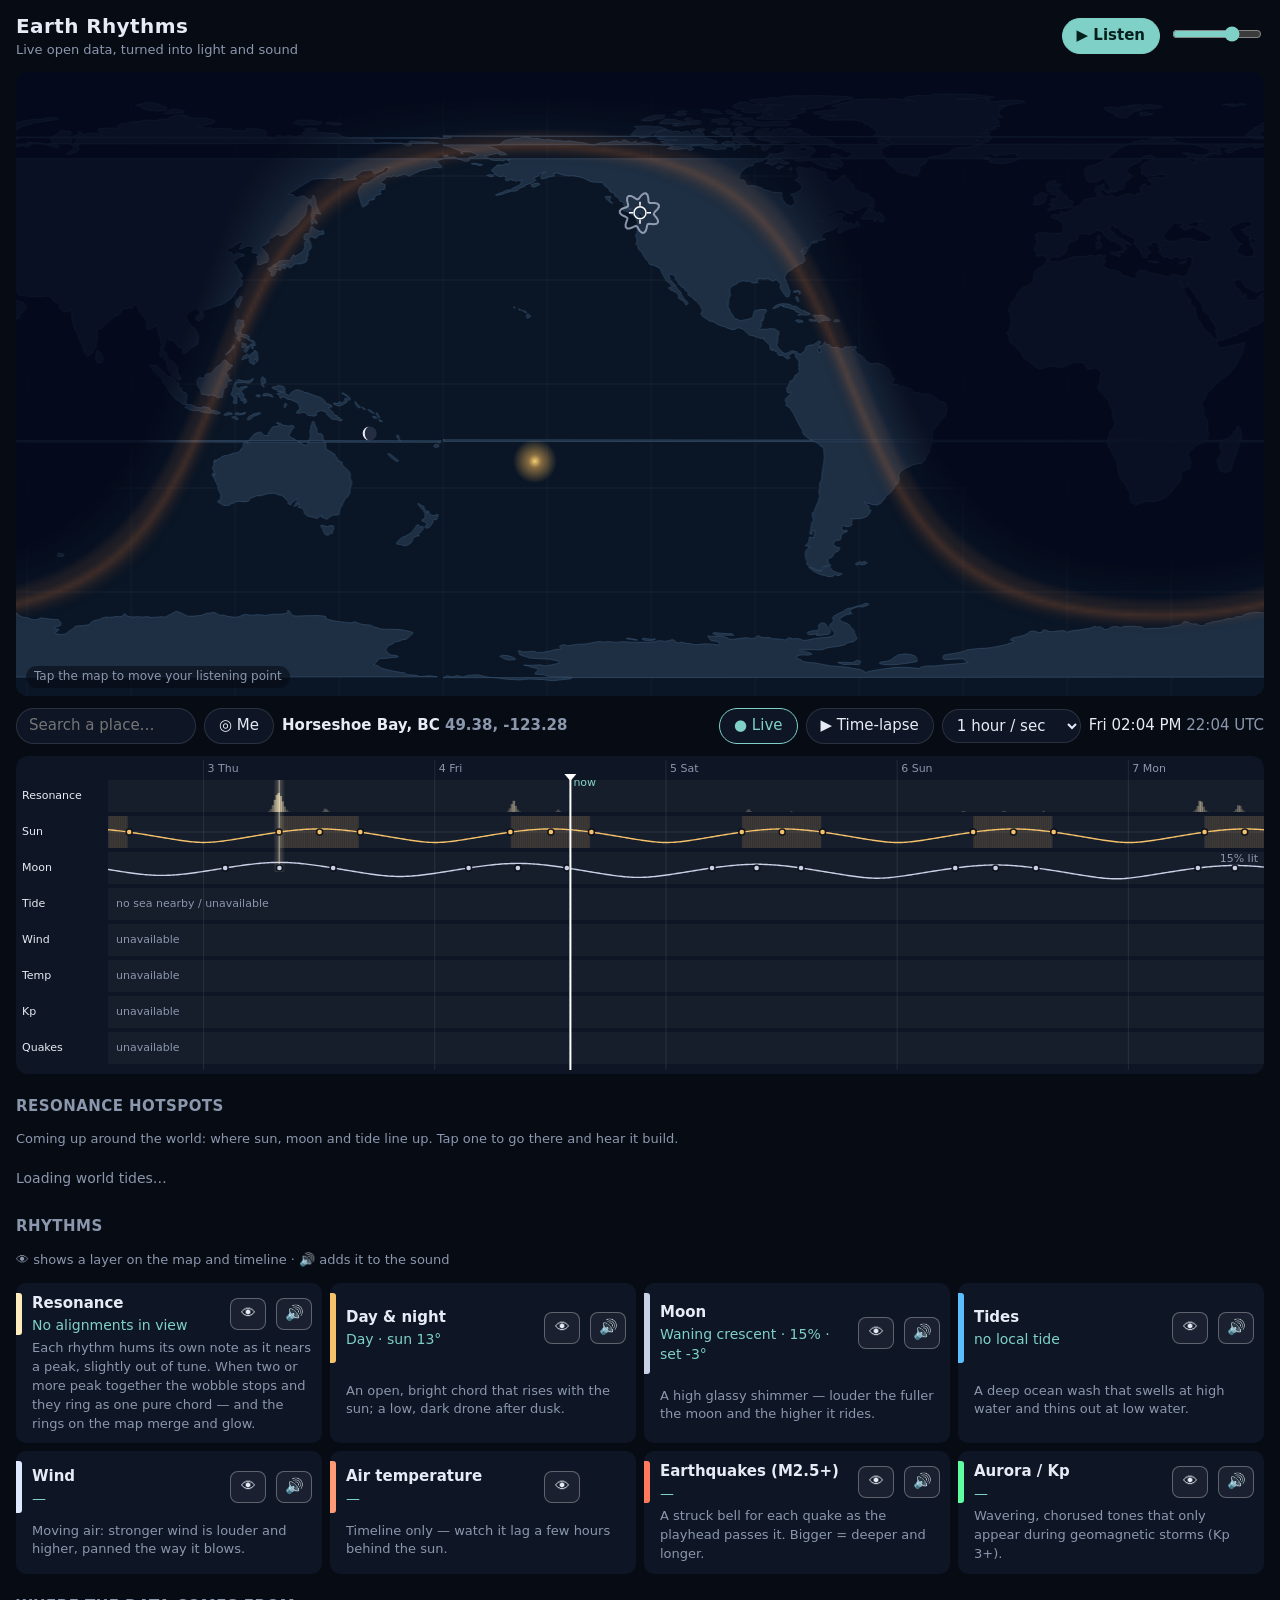
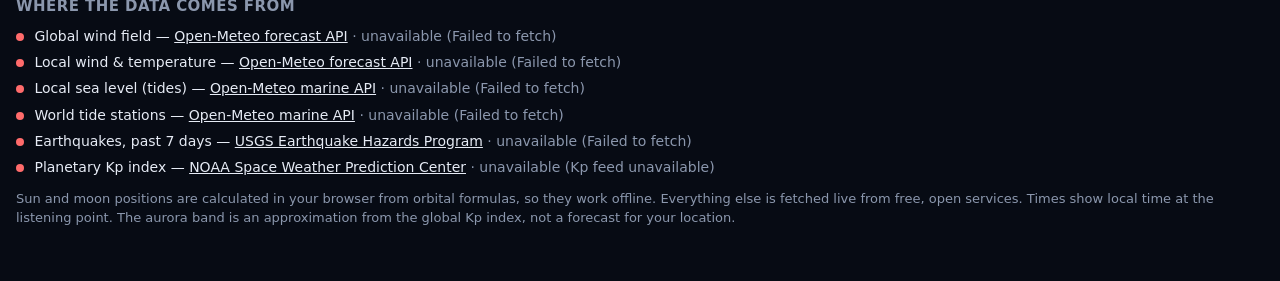
<file: index.html>
<!doctype html>
<html lang="en">
<head>
  <meta charset="utf-8">
  <meta name="viewport" content="width=device-width, initial-scale=1">
  <title>Earth Rhythms</title>
  <meta name="description" content="See and hear the planet's rhythms — day and night, moon, tides, wind, earthquakes and aurora — from live open data.">
  <link rel="stylesheet" href="css/style.css">
</head>
<body>
  <header class="top">
    <div class="brand">
      <h1>Earth Rhythms</h1>
      <p class="tag">Live open data, turned into light and sound</p>
    </div>
    <div class="top-actions">
      <button id="listen" class="btn primary" aria-pressed="false">▶ Listen</button>
      <label class="vol" title="Volume">
        <span class="sr">Volume</span>
        <input id="volume" type="range" min="0" max="1" step="0.01" value="0.7">
      </label>
    </div>
  </header>

  <main>
    <section class="map-wrap">
      <canvas id="map" aria-label="World map of Earth's rhythms. Tap to move the listening point."></canvas>
      <div id="tooltip" class="tooltip" hidden></div>
      <div class="map-hint">Tap the map to move your listening point</div>
    </section>

    <section class="transport">
      <div class="where">
        <form id="search" class="search" autocomplete="off">
          <input id="search-input" type="search" placeholder="Search a place…" aria-label="Search a place">
          <ul id="search-results" class="results" hidden></ul>
        </form>
        <button id="locate" class="btn" title="Use my location">◎ Me</button>
        <div class="place"><span id="place-name">Horseshoe Bay, BC</span> <span id="place-coords" class="muted"></span></div>
      </div>
      <div class="clock">
        <button id="live" class="btn on">● Live</button>
        <button id="play" class="btn">▶ Time-lapse</button>
        <select id="speed" aria-label="Time-lapse speed">
          <option value="600">10 min / sec</option>
          <option value="3600" selected>1 hour / sec</option>
          <option value="10800">3 hours / sec</option>
          <option value="21600">6 hours / sec</option>
        </select>
        <div class="time"><span id="time-local"></span> <span id="time-utc" class="muted"></span></div>
      </div>
    </section>

    <section class="timeline-wrap">
      <canvas id="timeline" aria-label="Timeline of rhythms at the listening point. Drag to scrub through time."></canvas>
    </section>

    <section class="hotspots">
      <h2>Resonance hotspots</h2>
      <p class="muted small">Coming up around the world: where sun, moon and tide line up. Tap one to go there and hear it build.</p>
      <ul id="hotspot-list" class="hotspot-list"></ul>
    </section>

    <section class="layers">
      <h2>Rhythms</h2>
      <p class="muted small">👁 shows a layer on the map and timeline · 🔊 adds it to the sound</p>
      <ul id="layer-list"></ul>
    </section>

    <section class="about">
      <h2>Where the data comes from</h2>
      <ul id="sources" class="sources"></ul>
      <p class="muted small">
        Sun and moon positions are calculated in your browser from orbital formulas, so they work offline.
        Everything else is fetched live from free, open services. Times show local time at the listening point.
        The aurora band is an approximation from the global Kp index, not a forecast for your location.
      </p>
    </section>
  </main>

  <script src="vendor/topojson-client.min.js"></script>
  <script type="module" src="js/main.js"></script>
</body>
</html>
</file>
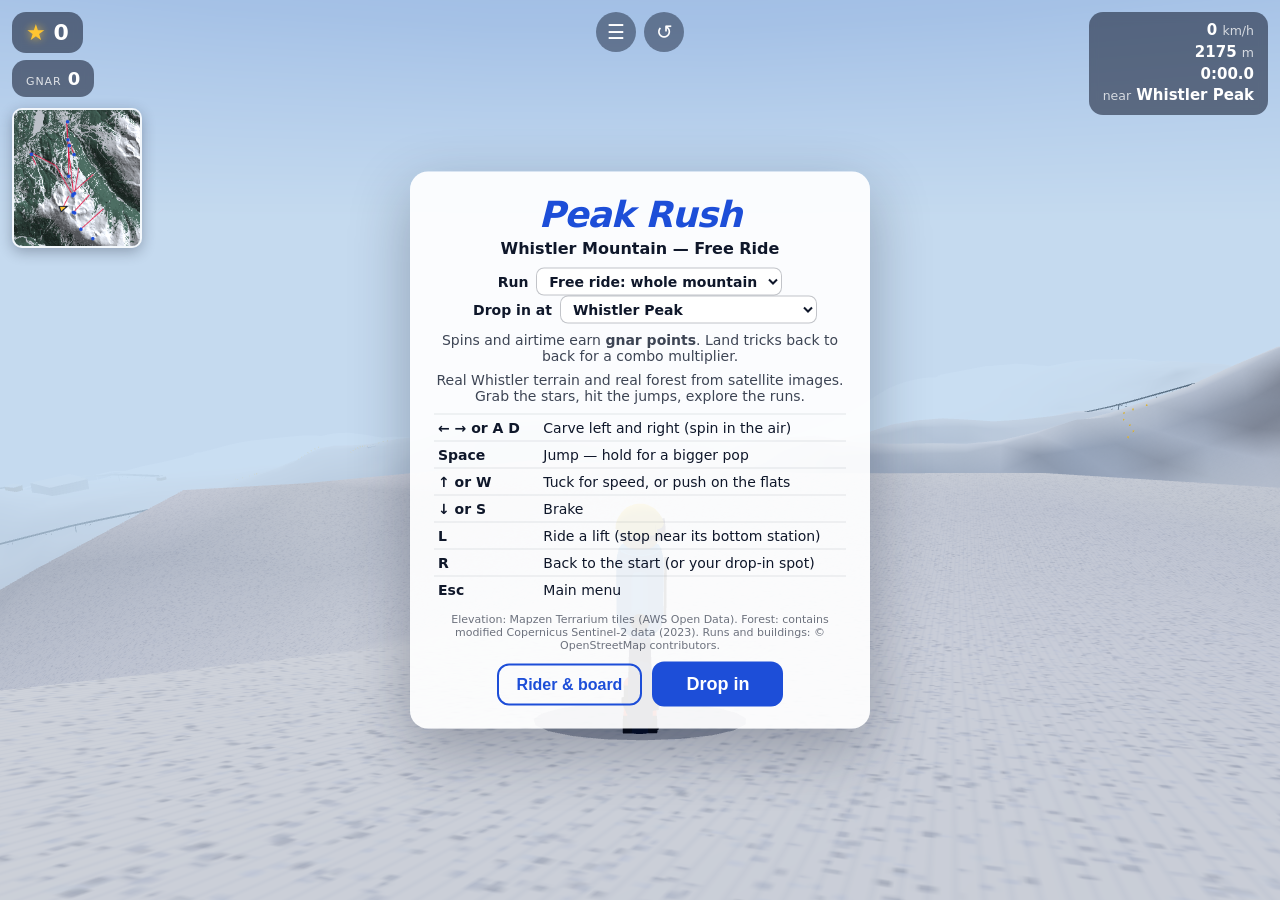
<file: snowboard/index.html>
<!doctype html>
<html lang="en">
<head>
  <meta charset="utf-8">
  <meta name="viewport" content="width=device-width, initial-scale=1, maximum-scale=1, user-scalable=no">
  <title>Peak Rush</title>
  <meta name="description" content="A snowboarding game on real mountains. Collect stars and hit jumps from Whistler Peak to the Village.">
  <link rel="stylesheet" href="css/game.css">
</head>
<body>
  <canvas id="game"></canvas>

  <div class="hud" aria-live="off">
    <div class="pill stars"><span class="star-icon">★</span> <span id="stars">0 / 0</span></div>
    <div class="pill gnar"><small>GNAR</small> <span id="gnar">0</span> <small id="combo"></small></div>
    <div class="pill right">
      <div><span id="speed">0</span> <small>km/h</small></div>
      <div><span id="elev">0</span> <small>m</small></div>
      <div><span id="clock">0:00.0</span></div>
      <div><small id="togo-pre"></small> <span id="togo">–</span> <small id="togo-label">to go</small></div>
    </div>
    <button id="lift-skip" class="lift-prompt skip" hidden>Skip to top ⏩ <small>(Space)</small></button>
    <button id="lift-prompt" class="lift-prompt" hidden>Ride <strong id="lift-name"></strong> <small>(L)</small></button>
    <canvas id="minimap" class="minimap" aria-label="Map of the mountain"></canvas>
    <div class="charge"><div id="charge"></div></div>
    <div class="topbtns">
      <button id="menu" class="roundbtn" title="Main menu (Esc)" aria-label="Main menu">☰</button>
      <button id="restart" class="roundbtn" title="Restart (R)" aria-label="Restart">↺</button>
    </div>
  </div>

  <div id="toast" class="toast"></div>

  <div class="touch" aria-hidden="true">
    <div class="pad left-pad">
      <button data-touch="left">◀</button>
      <button data-touch="right">▶</button>
    </div>
    <div class="pad right-pad">
      <button data-touch="tuck" class="small">Tuck</button>
      <button data-touch="brake" class="small">Brake</button>
      <button data-touch="jump" class="jump">Jump</button>
    </div>
  </div>

  <div id="intro" class="panel">
    <h1>Peak Rush</h1>
    <p id="course-name" class="sub">Loading…</p>
    <label class="pick">Run
      <select id="course-pick">
        <option value="freeride">Free ride: whole mountain</option>
        <option value="peak-to-creek">Peak to Creek</option>
        <option value="whistler">Peak to Village</option>
      </select>
    </label>
    <label id="spawn-row" class="pick" hidden>Drop in at
      <select id="spawn-pick"></select>
    </label>
    <p class="note">Spins and airtime earn <strong>gnar points</strong>. Land tricks back to back for a combo multiplier.</p>
    <p class="note">Real Whistler terrain and real forest from satellite images. Grab the stars, hit the jumps, explore the runs.</p>
    <table class="keys">
      <tr><td>← → or A D</td><td>Carve left and right (spin in the air)</td></tr>
      <tr><td>Space</td><td>Jump — hold for a bigger pop</td></tr>
      <tr><td>↑ or W</td><td>Tuck for speed, or push on the flats</td></tr>
      <tr><td>↓ or S</td><td>Brake</td></tr>
      <tr><td>L</td><td>Ride a lift (stop near its bottom station)</td></tr>
      <tr><td>R</td><td>Back to the start (or your drop-in spot)</td></tr>
      <tr><td>Esc</td><td>Main menu</td></tr>
    </table>
    <p id="loading" class="note">Building the mountain…</p>
    <p class="credits">Elevation: Mapzen Terrarium tiles (AWS Open Data). Forest: contains modified Copernicus Sentinel-2 data (2023). Runs and buildings: © OpenStreetMap contributors.</p>
    <div class="intro-actions">
      <button id="locker-open" class="ghost">Rider &amp; board</button>
      <button id="resume" class="go" hidden>Resume</button>
      <button id="drop" class="go" disabled>Drop in</button>
    </div>
  </div>

  <div id="locker" class="panel locker" hidden>
    <h2>Rider &amp; board</h2>
    <div id="locker-body"></div>
    <button id="locker-done" class="go">Done</button>
  </div>

  <div id="finish" class="panel" hidden>
    <h1>Made it!</h1>
    <p class="big">Time <strong id="f-time"></strong></p>
    <p class="big">Stars <strong id="f-stars"></strong></p>
    <p class="big">Gnar points <strong id="f-gnar"></strong></p>
    <p id="f-best" class="note"></p>
    <div class="intro-actions">
      <button id="f-menu" class="ghost">Main menu</button>
      <button id="again" class="go">Ride again</button>
    </div>
  </div>

  <script type="module" src="js/main.js"></script>
</body>
</html>
</file>
<file: css/style.css>
:root {
  --bg: #070b14;
  --panel: #0e1524;
  --lane: rgba(255, 255, 255, 0.035);
  --grid: rgba(255, 255, 255, 0.09);
  --text: #e6ebf5;
  --muted: #8b97ad;
  --accent: #7fd1c7;
  --ocean: #0a1626;
  --land: #1e2f43;
  --coast: #3a5571;
  --sun: #f5c26b;
  --moon: #c9d1e6;
  --tide: #5abeff;
  --wind: #dfe9ff;
  --temp: #ff9a76;
  --aurora: #5dffa0;
  --quake: #ff7a5c;
  --reso: #ffecbe;
  color-scheme: dark;
}

* { box-sizing: border-box; }
html, body { margin: 0; background: var(--bg); color: var(--text); }
body { font: 15px/1.45 system-ui, -apple-system, "Segoe UI", Roboto, sans-serif; }
button, select, input { font: inherit; color: inherit; }
.sr { position: absolute; width: 1px; height: 1px; overflow: hidden; clip: rect(0 0 0 0); }
.muted { color: var(--muted); }
.small { font-size: 13px; }

.top {
  display: flex; align-items: center; justify-content: space-between; gap: 12px;
  padding: 12px 16px; max-width: 1400px; margin: 0 auto;
}
.brand h1 { margin: 0; font-size: 20px; letter-spacing: 0.02em; font-weight: 650; }
.tag { margin: 0; color: var(--muted); font-size: 13px; }
.top-actions { display: flex; align-items: center; gap: 10px; }
.vol input { width: 90px; accent-color: var(--accent); }

main { max-width: 1400px; margin: 0 auto; padding: 0 16px 40px; }

.btn {
  background: var(--panel); border: 1px solid rgba(255,255,255,0.12); border-radius: 999px;
  padding: 6px 14px; cursor: pointer; white-space: nowrap;
}
.btn:hover { border-color: rgba(255,255,255,0.3); }
.btn.on { border-color: var(--accent); color: var(--accent); }
.btn.primary { background: var(--accent); color: #04211d; border-color: var(--accent); font-weight: 600; }
.btn.primary[aria-pressed="true"] { background: transparent; color: var(--accent); }
select {
  background: var(--panel); border: 1px solid rgba(255,255,255,0.12); border-radius: 999px; padding: 6px 10px;
}

.map-wrap { position: relative; border-radius: 12px; overflow: hidden; background: var(--ocean); }
#map { display: block; width: 100%; touch-action: manipulation; cursor: crosshair; }
.map-hint {
  position: absolute; left: 10px; bottom: 8px; font-size: 12px; color: var(--muted);
  background: rgba(7,11,20,0.6); padding: 2px 8px; border-radius: 999px; pointer-events: none;
}
.tooltip {
  position: absolute; pointer-events: none; background: rgba(7,11,20,0.92); border: 1px solid rgba(255,255,255,0.15);
  padding: 6px 9px; border-radius: 8px; font-size: 12px; max-width: 240px; transform: translate(12px, -50%);
}

.transport {
  display: flex; flex-wrap: wrap; justify-content: space-between; gap: 10px 20px; align-items: center;
  padding: 12px 0;
}
.where, .clock { display: flex; flex-wrap: wrap; align-items: center; gap: 8px; }
.place { font-weight: 600; }
.time { font-variant-numeric: tabular-nums; min-width: 12ch; }
.search { position: relative; }
.search input {
  background: var(--panel); border: 1px solid rgba(255,255,255,0.12); border-radius: 999px;
  padding: 6px 12px; width: 180px;
}
.results {
  position: absolute; z-index: 5; top: 100%; left: 0; margin: 4px 0 0; padding: 4px; list-style: none;
  background: var(--panel); border: 1px solid rgba(255,255,255,0.15); border-radius: 10px; min-width: 260px;
}
.results li { padding: 6px 8px; border-radius: 6px; cursor: pointer; }
.results li:hover, .results li:focus { background: rgba(255,255,255,0.08); outline: none; }

.timeline-wrap { background: var(--panel); border-radius: 12px; padding: 4px 0; }
#timeline { display: block; width: 100%; touch-action: none; cursor: ew-resize; }

h2 { font-size: 15px; margin: 22px 0 4px; letter-spacing: 0.03em; text-transform: uppercase; color: var(--muted); }
#layer-list { list-style: none; margin: 10px 0 0; padding: 0; display: grid; gap: 8px; grid-template-columns: repeat(auto-fill, minmax(300px, 1fr)); }
.layer {
  display: grid; grid-template-columns: 6px 1fr auto auto; gap: 4px 10px; align-items: center;
  background: var(--panel); border-radius: 10px; padding: 10px 10px 10px 0; overflow: hidden;
}
.layer .swatch { align-self: stretch; border-radius: 0 3px 3px 0; }
.layer .name { font-weight: 600; }
.layer .value { color: var(--accent); font-variant-numeric: tabular-nums; font-size: 14px; }
.layer .hear { grid-column: 2 / -1; font-size: 13px; color: var(--muted); }
.toggle {
  width: 36px; height: 32px; border-radius: 8px; border: 1px solid rgba(255,255,255,0.12); background: transparent;
  cursor: pointer; opacity: 0.35; font-size: 15px;
}
.toggle[aria-pressed="true"] { opacity: 1; border-color: rgba(255,255,255,0.3); background: rgba(255,255,255,0.05); }
.toggle:disabled { visibility: hidden; }

.hotspot-list { list-style: none; margin: 10px 0 0; padding: 0; display: grid; gap: 8px; grid-template-columns: repeat(auto-fill, minmax(300px, 1fr)); }
.hotspot {
  display: grid; grid-template-columns: auto 1fr auto; gap: 2px 12px; align-items: center; width: 100%;
  background: var(--panel); border: 1px solid transparent; border-radius: 10px; padding: 10px 12px;
  text-align: left; cursor: pointer;
}
.hotspot:hover, .hotspot:focus-visible { border-color: rgba(255,236,190,0.5); outline: none; }
.hotspot.now { border-color: var(--reso); box-shadow: 0 0 18px rgba(255,236,190,0.25); }
.hotspot .dots { grid-row: 1 / 3; display: flex; gap: 3px; }
.hotspot .dots i { width: 9px; height: 9px; border-radius: 50%; display: block; }
.hotspot .where { font-weight: 600; }
.hotspot .what { grid-column: 2; color: var(--muted); font-size: 13px; }
.hotspot .when { grid-row: 1 / 3; grid-column: 3; text-align: right; font-size: 13px; color: var(--accent); font-variant-numeric: tabular-nums; }
.hotspot .when small { display: block; color: var(--muted); }
.empty { color: var(--muted); font-size: 14px; padding: 6px 0; }

.sources { list-style: none; padding: 0; margin: 8px 0; display: grid; gap: 6px; }
.sources li { font-size: 14px; }
.sources a { color: var(--text); }
.dot { display: inline-block; width: 8px; height: 8px; border-radius: 50%; margin-right: 6px; background: var(--muted); }
.dot.ok { background: #5dd39e; } .dot.err { background: #ff6b6b; } .dot.loading { background: #ffc861; }

@media (max-width: 600px) {
  .top { padding: 10px 16px; }
  .brand h1 { font-size: 18px; }
  .tag { display: none; }
  .vol input { width: 70px; }
  .search input { width: 140px; }
  .map-hint { display: none; }
  #layer-list, .hotspot-list { grid-template-columns: 1fr; }
}
</file>
<file: snowboard/css/game.css>
:root {
  --ink: #0f172a;
  --panel: rgba(255, 255, 255, 0.92);
  --gold: #ffc531;
  --accent: #1d4ed8;
  --font: system-ui, -apple-system, "Segoe UI", Roboto, sans-serif;
}

* { box-sizing: border-box; }
html, body { margin: 0; height: 100%; overflow: hidden; background: #c9def2; font-family: var(--font); color: var(--ink); }
canvas#game { position: fixed; inset: 0; width: 100%; height: 100%; display: block; touch-action: none; }

.hud { position: fixed; inset: 0; pointer-events: none; }
.pill {
  position: absolute; top: 12px; padding: 8px 14px; border-radius: 14px;
  background: rgba(15, 23, 42, 0.55); color: #fff; font-weight: 700;
  font-variant-numeric: tabular-nums; backdrop-filter: blur(4px);
}
.pill small { font-weight: 500; opacity: 0.75; }
.stars { left: 12px; font-size: 22px; }
.star-icon { color: var(--gold); text-shadow: 0 0 8px rgba(255, 197, 49, 0.8); }
.pill.right { right: 12px; text-align: right; font-size: 15px; line-height: 1.45; min-width: 110px; }
.minimap {
  position: absolute; left: 12px; top: 64px; width: 130px; height: auto;
  border-radius: 10px; border: 2px solid rgba(255, 255, 255, 0.8);
  box-shadow: 0 4px 14px rgba(15, 23, 42, 0.3); image-rendering: auto;
}
.panel .pick + .pick { margin-left: 10px; }
.charge {
  position: absolute; left: 50%; bottom: 22%; width: 120px; height: 6px; margin-left: -60px;
  background: rgba(15, 23, 42, 0.25); border-radius: 3px; overflow: hidden; opacity: 0;
}
.charge > div { height: 100%; background: var(--gold); transform-origin: left; transform: scaleX(0); }

.toast {
  position: fixed; left: 50%; top: 28%; transform: translate(-50%, -50%);
  font-size: 44px; font-weight: 900; color: #fff; letter-spacing: 1px;
  text-shadow: 0 3px 0 var(--accent), 0 0 20px rgba(29, 78, 216, 0.6);
  opacity: 0; pointer-events: none;
}
.toast.show { animation: pop 1.1s ease-out; }
@keyframes pop {
  0% { opacity: 0; transform: translate(-50%, -50%) scale(0.6); }
  15% { opacity: 1; transform: translate(-50%, -50%) scale(1.1); }
  70% { opacity: 1; transform: translate(-50%, -60%) scale(1); }
  100% { opacity: 0; transform: translate(-50%, -75%) scale(1); }
}

.panel {
  position: fixed; left: 50%; top: 50%; transform: translate(-50%, -50%);
  width: min(460px, calc(100% - 32px)); max-height: calc(100% - 32px); overflow: auto;
  background: var(--panel); border-radius: 18px; padding: 22px 24px;
  box-shadow: 0 20px 60px rgba(15, 23, 42, 0.3); text-align: center;
}
.panel[hidden] { display: none; }
.panel h1 { margin: 0; font-size: 36px; font-weight: 900; font-style: italic; color: var(--accent); letter-spacing: -1px; }
.sub { margin: 4px 0 10px; font-weight: 700; }
.pick { display: inline-flex; gap: 8px; align-items: center; font-size: 14px; font-weight: 600; }
.pick select { font: inherit; padding: 4px 8px; border-radius: 8px; border: 1px solid rgba(15, 23, 42, 0.25); background: #fff; color: var(--ink); }
.note { margin: 8px 0; font-size: 14px; opacity: 0.8; }
.credits { margin: 10px 0 0; font-size: 11px; opacity: 0.6; }
.big { font-size: 20px; margin: 8px 0; }
.keys { width: 100%; border-collapse: collapse; font-size: 14px; text-align: left; margin: 10px 0; }
.keys td { padding: 5px 4px; border-top: 1px solid rgba(15, 23, 42, 0.1); }
.keys td:first-child { font-weight: 700; white-space: nowrap; padding-right: 12px; }
.go {
  margin-top: 10px; border: 0; border-radius: 12px; padding: 12px 34px;
  font-size: 18px; font-weight: 800; color: #fff; background: var(--accent); cursor: pointer;
}
.go:disabled { opacity: 0.5; cursor: wait; }

/* On-screen buttons, only on touch screens */
.touch { display: none; }
@media (pointer: coarse) {
  .touch { display: block; }
  .keys { display: none; }
  .touch .pad { position: fixed; bottom: 18px; display: flex; gap: 12px; align-items: flex-end; }
  .left-pad { left: 16px; }
  .right-pad { right: 16px; }
  .touch button {
    width: 76px; height: 76px; border-radius: 50%; border: 2px solid rgba(255, 255, 255, 0.7);
    background: rgba(15, 23, 42, 0.35); color: #fff; font-size: 26px; font-weight: 800;
    touch-action: none; user-select: none; -webkit-user-select: none;
  }
  .touch button.small { width: 58px; height: 58px; font-size: 12px; }
  .touch button.jump { width: 88px; height: 88px; font-size: 17px; background: rgba(29, 78, 216, 0.55); }
  .touch button.down { background: rgba(255, 197, 49, 0.75); color: var(--ink); }
  .charge { bottom: 40px; }
  .minimap { width: 96px; }
}

/* Start screen buttons */
.intro-actions { display: flex; gap: 10px; justify-content: center; flex-wrap: wrap; align-items: center; margin-top: 10px; }
.intro-actions .go { margin-top: 0; }
.ghost {
  border: 2px solid var(--accent); background: transparent; color: var(--accent);
  border-radius: 12px; padding: 10px 18px; font-size: 16px; font-weight: 800; cursor: pointer;
}

/* Locker: choose clothes and board. Sits on the left so the rider shows on the right. */
.panel.locker {
  left: max(16px, env(safe-area-inset-left, 0px)); transform: translateY(-50%);
  width: min(400px, calc(55% - 16px)); text-align: left; padding: 16px 18px;
}
.locker h2 { margin: 0 0 6px; font-size: 22px; font-weight: 900; font-style: italic; color: var(--accent); }
.locker .row { margin: 10px 0; }
.locker .label { font-size: 12px; font-weight: 800; text-transform: uppercase; letter-spacing: 0.06em; opacity: 0.7; margin-bottom: 5px; }
.swatches { display: flex; flex-wrap: wrap; gap: 6px; }
.swatch {
  width: 30px; height: 30px; border-radius: 50%; border: 2px solid rgba(15, 23, 42, 0.2);
  cursor: pointer; padding: 0;
}
.swatch[aria-pressed="true"] { outline: 3px solid var(--accent); outline-offset: 2px; }
.chips { display: flex; flex-wrap: wrap; gap: 6px; }
.chip {
  border: 2px solid rgba(15, 23, 42, 0.18); background: #fff; color: var(--ink);
  border-radius: 999px; padding: 6px 12px; font-size: 14px; font-weight: 700; cursor: pointer;
}
.chip[aria-pressed="true"] { border-color: var(--accent); background: var(--accent); color: #fff; }
.boards { display: grid; gap: 6px; }
.boardcard {
  text-align: left; border: 2px solid rgba(15, 23, 42, 0.15); background: #fff; color: var(--ink);
  border-radius: 12px; padding: 8px 10px; cursor: pointer; font: inherit;
}
.boardcard[aria-pressed="true"] { border-color: var(--accent); box-shadow: 0 0 0 2px var(--accent) inset; }
.boardcard strong { display: block; font-size: 15px; }
.boardcard span { font-size: 12px; opacity: 0.75; }
.stats { display: grid; grid-template-columns: auto 1fr; gap: 2px 8px; margin-top: 5px; font-size: 11px; align-items: center; }
.stats i { display: block; height: 5px; border-radius: 3px; background: rgba(15, 23, 42, 0.12); position: relative; overflow: hidden; }
.stats i b { position: absolute; inset: 0 auto 0 0; background: var(--accent); border-radius: 3px; }
.swatch:focus-visible, .chip:focus-visible, .boardcard:focus-visible, .ghost:focus-visible, .go:focus-visible { outline: 3px solid var(--gold); outline-offset: 2px; }
@media (max-width: 560px) {
  .panel.locker { width: calc(100% - 32px); max-height: 55%; top: auto; bottom: 12px; transform: none; }
}
body.in-locker .touch, body.in-locker .minimap, body.in-locker .hud .pill.stars { display: none; }
.lift-prompt {
  position: absolute; left: 50%; bottom: 30%; transform: translateX(-50%); pointer-events: auto;
  border: 0; border-radius: 999px; padding: 12px 20px; font: inherit; font-size: 16px; font-weight: 700;
  background: #e11d48; color: #fff; box-shadow: 0 6px 18px rgba(15, 23, 42, 0.35); cursor: pointer;
}
.lift-prompt small { opacity: 0.75; font-weight: 500; }
@media (pointer: coarse) { .lift-prompt small { display: none; } .lift-prompt { bottom: 140px; } }

/* Top-centre buttons: main menu and restart */
.topbtns { position: absolute; top: 12px; left: 50%; transform: translateX(-50%); display: flex; gap: 8px; }
.roundbtn {
  pointer-events: auto; border: 0; border-radius: 50%; width: 40px; height: 40px;
  background: rgba(15, 23, 42, 0.45); color: #fff; font-size: 20px; cursor: pointer;
}
.roundbtn:focus-visible { outline: 3px solid var(--gold); outline-offset: 2px; }
/* Gnar points under the star count */
.pill.gnar { left: 12px; top: 60px; font-size: 18px; }
.pill.gnar small { font-size: 11px; letter-spacing: 0.08em; opacity: 0.8; }
.pill.gnar #combo { color: var(--gold); letter-spacing: 0; font-size: 13px; opacity: 1; }
.minimap { top: 108px; }
.toast .pts { display: block; font-size: 26px; color: var(--gold); text-shadow: 0 2px 0 #7a4a00; }
.toast .what { display: block; font-size: 30px; }
body.in-locker .pill.gnar { display: none; }
.lift-prompt.skip { background: rgba(15, 23, 42, 0.6); bottom: 14%; }
@media (pointer: coarse) { .lift-prompt.skip { bottom: 130px; } }
</file>
